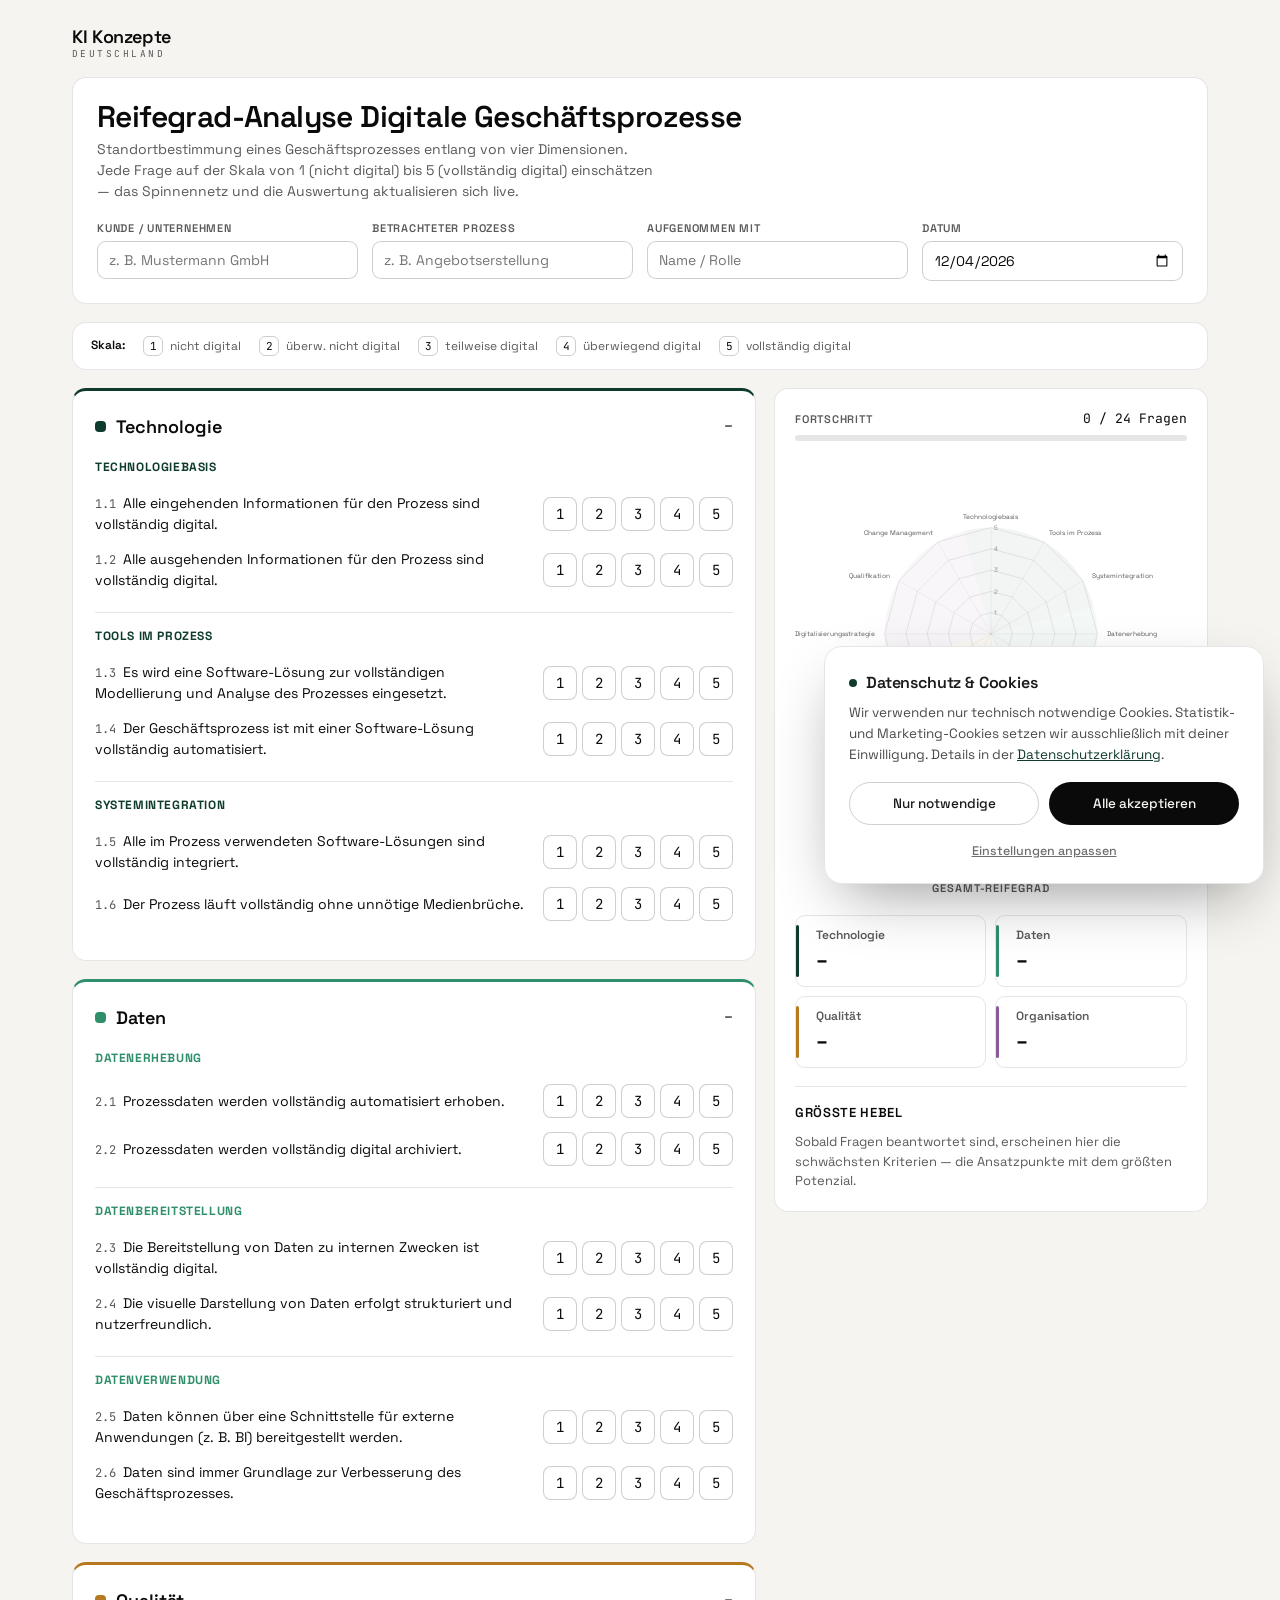
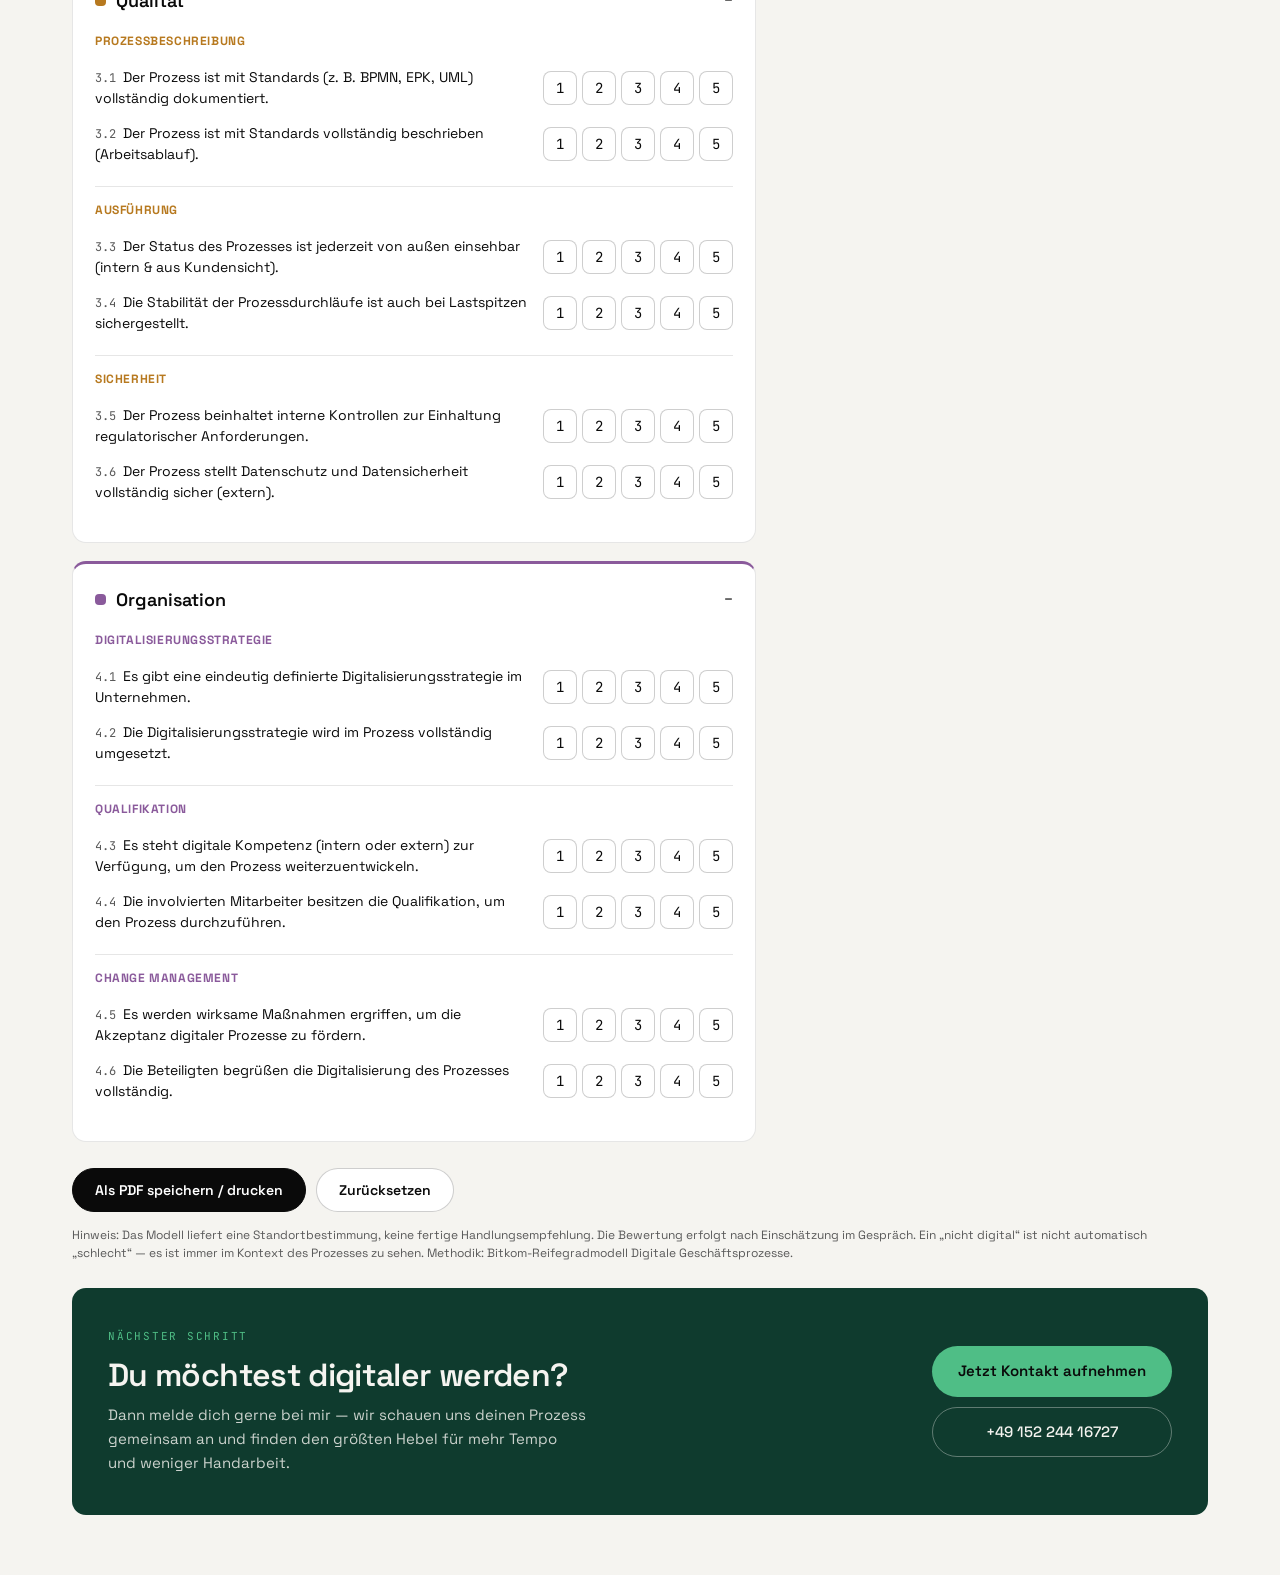
<file: VTAC-Reifegrad-Analyse.html>
<!DOCTYPE html>
<html lang="de">
<head>
<meta charset="utf-8">
<meta name="viewport" content="width=device-width, initial-scale=1">
<title>Reifegrad-Analyse · Digitale Geschäftsprozesse</title>
<meta name="description" content="Kostenlose Reifegrad-Analyse für digitale Geschäftsprozesse: Bewerte Technologie, Daten, Qualität und Organisation und erhalte sofort eine Einschätzung deines KI-Potenzials."/>
<meta name="robots" content="index,follow,max-image-preview:large"/>
<link rel="canonical" href="https://kikonzeptedeutschland.de/VTAC-Reifegrad-Analyse.html"/>
<meta name="author" content="Viktor Torno"/>
<meta name="theme-color" content="#0F3B2E"/>
<meta name="referrer" content="strict-origin-when-cross-origin"/>
<meta property="og:type" content="website"/>
<meta property="og:site_name" content="KI Konzepte Deutschland · Viktor Torno"/>
<meta property="og:locale" content="de_DE"/>
<meta property="og:url" content="https://kikonzeptedeutschland.de/VTAC-Reifegrad-Analyse.html"/>
<meta property="og:title" content="Reifegrad-Analyse · Digitale Geschäftsprozesse"/>
<meta property="og:description" content="Bewerte in wenigen Minuten den digitalen Reifegrad deiner Geschäftsprozesse — und sieh, wo KI den größten Hebel hat."/>
<meta property="og:image" content="https://kikonzeptedeutschland.de/assets/og-image.png"/>
<meta name="twitter:card" content="summary_large_image"/>
<meta name="twitter:image" content="https://kikonzeptedeutschland.de/assets/og-image.png"/>
<link rel="stylesheet" href="fonts/fonts.css"/>
<style>
  :root{
    --bg:#F5F4F0; --surface:#FFFFFF; --ink:#0A0A0A; --muted:#595959;
    --line:rgba(10,10,10,.10); --line-strong:rgba(10,10,10,.20);
    --tech:#0F3B2E; --daten:#2F8F6B; --qual:#B7791F; --org:#8A5A9B;
    --radius:14px;
    --font-display:"Space Grotesk", ui-sans-serif, system-ui, -apple-system, "Segoe UI", Roboto, sans-serif;
    --font-body:"Space Grotesk", system-ui, -apple-system, "Segoe UI", Roboto, sans-serif;
    --font-mono:"JetBrains Mono", ui-monospace, "SF Mono", Consolas, monospace;
  }
  *{box-sizing:border-box}
  html,body{margin:0;padding:0}
  body{
    background:var(--bg); color:var(--ink); font-family:var(--font-body);
    line-height:1.5; -webkit-font-smoothing:antialiased; font-size:15px;
  }
  .wrap{max-width:1180px; margin:0 auto; padding:28px 22px 60px}

  /* ---------- Header ---------- */
  .topbar{display:flex; align-items:center; gap:14px; margin-bottom:18px}
  .mark{
    font-family:var(--font-display); font-weight:700; letter-spacing:.08em;
    font-size:15px; color:#fff; background:var(--ink);
    padding:8px 12px; border-radius:9px; line-height:1;
  }
  .mark span{color:#4FBE86}
  .brandline{font-size:13px; color:var(--muted)}
  .brandline b{color:var(--ink); font-weight:600}

  .header{
    background:var(--surface); border:1px solid var(--line); border-radius:var(--radius);
    padding:22px 24px; margin-bottom:18px;
  }
  .header h1{
    font-family:var(--font-display); font-weight:600; font-size:30px; line-height:1.1; letter-spacing:-.02em;
    margin:0 0 6px;
  }
  .header p{margin:0 0 18px; color:var(--muted); font-size:14px; max-width:62ch}
  .meta{display:grid; grid-template-columns:repeat(4,1fr); gap:14px}
  .meta label{display:block; font-size:11px; text-transform:uppercase; letter-spacing:.07em; color:var(--muted); margin-bottom:5px; font-weight:600}
  .meta input{
    width:100%; border:1px solid var(--line-strong); border-radius:9px;
    padding:9px 11px; font-family:inherit; font-size:14px; color:var(--ink); background:#fff;
  }
  .meta input:focus{outline:2px solid #4FBE86; outline-offset:1px; border-color:#4FBE86}

  /* ---------- Layout ---------- */
  .grid{display:grid; grid-template-columns:1fr; gap:18px; align-items:start}
  @media(min-width:980px){
    .grid{grid-template-columns:minmax(0,1.45fr) minmax(330px,.92fr)}
    .panel-col{grid-column:2; grid-row:1; position:sticky; top:16px}
    .questions-col{grid-column:1; grid-row:1}
  }

  /* ---------- Panel ---------- */
  .panel{background:var(--surface); border:1px solid var(--line); border-radius:var(--radius); padding:20px; }
  .panel + .panel{margin-top:18px}
  .progress-row{display:flex; align-items:baseline; justify-content:space-between; margin-bottom:6px}
  .progress-row .lbl{font-size:11px; text-transform:uppercase; letter-spacing:.07em; color:var(--muted); font-weight:600}
  .progress-row .val{font-family:var(--font-mono); font-size:13px; color:var(--ink)}
  .bar{height:6px; background:var(--line); border-radius:99px; overflow:hidden; margin-bottom:18px}
  .bar i{display:block; height:100%; width:0; background:linear-gradient(90deg,#0F3B2E,#4FBE86); transition:width .35s ease}

  .radar-wrap{display:flex; justify-content:center}
  svg.radar{width:100%; height:auto; max-width:420px}
  svg.radar text{font-family:var(--font-body)}
  .radar polygon.data, .radar circle.dot{transition:none}

  .gesamt{text-align:center; margin:8px 0 18px}
  .gesamt .num{font-family:var(--font-mono); font-weight:700; font-size:46px; line-height:1; color:var(--ink); letter-spacing:-.02em}
  .gesamt .num small{font-size:20px; color:var(--line-strong); font-weight:500}
  .gesamt .cap{font-size:11px; text-transform:uppercase; letter-spacing:.09em; color:var(--muted); font-weight:600; margin-top:4px}

  .dimcards{display:grid; grid-template-columns:1fr 1fr; gap:9px}
  .dimcard{border:1px solid var(--line); border-radius:10px; padding:10px 12px; position:relative}
  .dimcard::before{content:""; position:absolute; left:0; top:9px; bottom:9px; width:3px; border-radius:3px; background:var(--c)}
  .dimcard .nm{font-size:12px; color:var(--muted); padding-left:8px; font-weight:600}
  .dimcard .sc{font-family:var(--font-mono); font-size:20px; font-weight:600; padding-left:8px; margin-top:2px}

  .levers{margin-top:18px; border-top:1px solid var(--line); padding-top:16px}
  .levers h3{font-family:var(--font-display); font-size:13px; font-weight:600; margin:0 0 10px; text-transform:uppercase; letter-spacing:.05em}
  .lever{display:flex; align-items:center; gap:10px; padding:7px 0; border-bottom:1px dashed var(--line); font-size:13px}
  .lever:last-child{border-bottom:none}
  .lever .tag{width:9px; height:9px; border-radius:3px; background:var(--c); flex:none}
  .lever .crit{flex:1}
  .lever .crit b{display:block; font-weight:600}
  .lever .crit small{color:var(--muted); font-size:11px}
  .lever .sc{font-family:var(--font-mono); font-weight:600}
  .levers .empty{color:var(--muted); font-size:13px}

  /* ---------- Questions ---------- */
  .legend{
    background:var(--surface); border:1px solid var(--line); border-radius:var(--radius);
    padding:13px 18px; margin-bottom:18px; display:flex; flex-wrap:wrap; gap:6px 18px; font-size:12px; color:var(--muted)
  }
  .legend b{color:var(--ink); font-weight:600}
  .legend .it{display:flex; align-items:center; gap:7px}
  .legend .n{font-family:var(--font-mono); width:20px; height:20px; border:1px solid var(--line-strong); border-radius:6px; display:grid; place-items:center; font-size:11px; color:var(--ink); flex:none}

  .dim{background:var(--surface); border:1px solid var(--line); border-radius:var(--radius); padding:6px 22px 18px; margin-bottom:18px; border-top:3px solid var(--c)}
  .dim h2{font-family:var(--font-display); font-size:18px; font-weight:600; display:flex; align-items:center; gap:10px; margin:16px 0 4px}
  .dim h2 .dot{width:11px; height:11px; border-radius:4px; background:var(--c)}
  .dim h2 .dscore{margin-left:auto; font-family:var(--font-mono); font-size:15px; color:var(--muted); font-weight:600}
  .crit{padding:14px 0; border-bottom:1px solid var(--line); break-inside:avoid}
  .crit:last-child{border-bottom:none}
  .crit .cname{font-size:12px; text-transform:uppercase; letter-spacing:.05em; color:var(--c); font-weight:700; margin-bottom:10px}
  .q{display:grid; grid-template-columns:1fr auto; gap:12px; align-items:center; padding:7px 0}
  .q .txt{font-size:14px}
  .q .txt .qn{font-family:var(--font-mono); color:var(--muted); font-size:12px; margin-right:7px}
  .scale{display:flex; gap:5px; flex:none}
  .scale button{
    width:34px; height:34px; border:1px solid var(--line-strong); background:#fff; border-radius:8px;
    font-family:var(--font-mono); font-size:14px; color:var(--ink); cursor:pointer; transition:transform .08s, background .12s, border-color .12s;
  }
  .scale button:hover{border-color:var(--c)}
  .scale button:focus-visible{outline:2px solid #4FBE86; outline-offset:1px}
  .scale button.on{background:var(--c); border-color:var(--c); color:#fff; font-weight:600}
  .scale button:active{transform:scale(.92)}

  /* ---------- Footer / actions ---------- */
  .actions{display:flex; flex-wrap:wrap; gap:10px; margin-top:8px}
  .btn{
    font-family:inherit; font-size:14px; font-weight:600; border-radius:100px; padding:12px 22px;
    cursor:pointer; border:1px solid var(--line-strong); background:#fff; color:var(--ink); transition:background .12s, border-color .12s;
  }
  .btn:hover{border-color:var(--ink)}
  .btn.primary{background:var(--ink); color:#fff; border-color:var(--ink)}
  .btn.primary:hover{background:#0F3B2E}
  .btn:focus-visible{outline:2px solid #4FBE86; outline-offset:2px}
  .foot-note{margin-top:14px; font-size:12px; color:var(--muted)}

  @media(max-width:560px){
    .meta{grid-template-columns:1fr 1fr}
    .q{grid-template-columns:1fr}
    .scale{justify-content:space-between}
    .dimcards{grid-template-columns:1fr 1fr}
  }

  /* ---------- Print ---------- */
  @media print{
    @page{margin:14mm}
    body{background:#fff; font-size:12px}
    .wrap{max-width:none; padding:0}
    .no-print{display:none !important}
    .grid{display:block}
    .panel-col{position:static}
    .panel,.dim,.header,.legend{border:1px solid #d4dae2; break-inside:avoid; box-shadow:none}
    .panel-col{margin-bottom:14px}
    .scale button{border-color:#c4ccd6}
    .scale button.on{-webkit-print-color-adjust:exact; print-color-adjust:exact}
    .dim,.dimcard,.dimcard::before,.dim,.lever .tag,.legend .n{-webkit-print-color-adjust:exact; print-color-adjust:exact}
    svg.radar{max-width:340px}
  }
</style>
</head>
<body>
<div class="wrap">

  <div class="topbar no-print">
    <a href="index.html" style="display:flex;flex-direction:column;text-decoration:none;line-height:1">
      <span style="font-family:var(--font-display);font-weight:600;font-size:18px;letter-spacing:-.02em;color:#0A0A0A">KI Konzepte</span>
      <span style="font-family:var(--font-mono);font-size:9.5px;letter-spacing:.26em;color:#595959;margin-top:3px">DEUTSCHLAND</span>
    </a>
  </div>

  <header class="header">
    <h1>Reifegrad-Analyse Digitale Geschäftsprozesse</h1>
    <p>Standortbestimmung eines Geschäftsprozesses entlang von vier Dimensionen. Jede Frage auf der Skala von 1 (nicht digital) bis 5 (vollständig digital) einschätzen — das Spinnennetz und die Auswertung aktualisieren sich live.</p>
    <div class="meta">
      <div><label for="m_kunde">Kunde / Unternehmen</label><input id="m_kunde" type="text" placeholder="z. B. Mustermann GmbH"></div>
      <div><label for="m_prozess">Betrachteter Prozess</label><input id="m_prozess" type="text" placeholder="z. B. Angebotserstellung"></div>
      <div><label for="m_bewerter">Aufgenommen mit</label><input id="m_bewerter" type="text" placeholder="Name / Rolle"></div>
      <div><label for="m_datum">Datum</label><input id="m_datum" type="date"></div>
    </div>
  </header>

  <div class="legend no-print">
    <span><b>Skala:</b></span>
    <span class="it"><span class="n">1</span> nicht digital</span>
    <span class="it"><span class="n">2</span> überw. nicht digital</span>
    <span class="it"><span class="n">3</span> teilweise digital</span>
    <span class="it"><span class="n">4</span> überwiegend digital</span>
    <span class="it"><span class="n">5</span> vollständig digital</span>
  </div>

  <div class="grid">
    <aside class="panel-col">
      <div class="panel">
        <div class="progress-row">
          <span class="lbl">Fortschritt</span>
          <span class="val" id="progress">0 / 24 Fragen</span>
        </div>
        <div class="bar"><i id="bar"></i></div>

        <div class="radar-wrap" id="radar"></div>

        <div class="gesamt">
          <div class="num" id="overall">–<small> / 5</small></div>
          <div class="cap">Gesamt-Reifegrad</div>
        </div>

        <div class="dimcards" id="dimcards"></div>

        <div class="levers">
          <h3>Größte Hebel</h3>
          <div id="levers"><div class="empty">Sobald Fragen beantwortet sind, erscheinen hier die schwächsten Kriterien — die Ansatzpunkte mit dem größten Potenzial.</div></div>
        </div>
      </div>
    </aside>

    <main class="questions-col" id="questions"></main>
  </div>

  <div class="actions no-print">
    <button class="btn primary" onclick="window.print()">Als PDF speichern / drucken</button>
    <button class="btn" id="btnReset">Zurücksetzen</button>
  </div>
  <p class="foot-note no-print">Hinweis: Das Modell liefert eine Standortbestimmung, keine fertige Handlungsempfehlung. Die Bewertung erfolgt nach Einschätzung im Gespräch. Ein „nicht digital“ ist nicht automatisch „schlecht“ — es ist immer im Kontext des Prozesses zu sehen. Methodik: Bitkom-Reifegradmodell Digitale Geschäftsprozesse.</p>

  <section class="cta-contact" style="margin-top:26px;background:#0F3B2E;color:#F5F4F0;border-radius:var(--radius);padding:40px 36px;display:flex;flex-wrap:wrap;align-items:center;justify-content:space-between;gap:26px">
    <div style="max-width:48ch">
      <div style="font-family:var(--font-mono);font-size:11px;letter-spacing:.16em;text-transform:uppercase;color:#4FBE86;margin-bottom:12px">Nächster Schritt</div>
      <h2 style="font-family:var(--font-display);font-size:clamp(23px,2.8vw,32px);font-weight:600;letter-spacing:-.02em;line-height:1.15;margin:0 0 10px;color:#F5F4F0">Du möchtest digitaler werden?</h2>
      <p style="margin:0;font-size:15px;line-height:1.6;color:rgba(245,244,240,.82)">Dann melde dich gerne bei mir — wir schauen uns deinen Prozess gemeinsam an und finden den größten Hebel für mehr Tempo und weniger Handarbeit.</p>
    </div>
    <div style="display:flex;flex-direction:column;gap:10px;flex:none">
      <a href="mailto:viktor@vt-ai.de?subject=Reifegrad-Analyse%20%E2%80%93%20Kontakt" style="display:inline-flex;align-items:center;justify-content:center;gap:8px;text-decoration:none;background:#4FBE86;color:#0A0A0A;padding:14px 26px;border-radius:100px;font-family:var(--font-display);font-weight:600;font-size:15px">Jetzt Kontakt aufnehmen</a>
      <a href="tel:+4915224416727" style="display:inline-flex;align-items:center;justify-content:center;gap:8px;text-decoration:none;background:transparent;color:#F5F4F0;border:1px solid rgba(245,244,240,.35);padding:13px 26px;border-radius:100px;font-family:var(--font-display);font-weight:500;font-size:15px">+49 152 244 16727</a>
    </div>
  </section>

</div>

<script>
const DIMENSIONS = [
  { id:'tech', name:'Technologie', color:'#0F3B2E', criteria:[
    { name:'Technologiebasis', q:[
      'Alle eingehenden Informationen für den Prozess sind vollständig digital.',
      'Alle ausgehenden Informationen für den Prozess sind vollständig digital.' ]},
    { name:'Tools im Prozess', q:[
      'Es wird eine Software-Lösung zur vollständigen Modellierung und Analyse des Prozesses eingesetzt.',
      'Der Geschäftsprozess ist mit einer Software-Lösung vollständig automatisiert.' ]},
    { name:'Systemintegration', q:[
      'Alle im Prozess verwendeten Software-Lösungen sind vollständig integriert.',
      'Der Prozess läuft vollständig ohne unnötige Medienbrüche.' ]},
  ]},
  { id:'daten', name:'Daten', color:'#2F8F6B', criteria:[
    { name:'Datenerhebung', q:[
      'Prozessdaten werden vollständig automatisiert erhoben.',
      'Prozessdaten werden vollständig digital archiviert.' ]},
    { name:'Datenbereitstellung', q:[
      'Die Bereitstellung von Daten zu internen Zwecken ist vollständig digital.',
      'Die visuelle Darstellung von Daten erfolgt strukturiert und nutzerfreundlich.' ]},
    { name:'Datenverwendung', q:[
      'Daten können über eine Schnittstelle für externe Anwendungen (z. B. BI) bereitgestellt werden.',
      'Daten sind immer Grundlage zur Verbesserung des Geschäftsprozesses.' ]},
  ]},
  { id:'qual', name:'Qualität', color:'#B7791F', criteria:[
    { name:'Prozessbeschreibung', q:[
      'Der Prozess ist mit Standards (z. B. BPMN, EPK, UML) vollständig dokumentiert.',
      'Der Prozess ist mit Standards vollständig beschrieben (Arbeitsablauf).' ]},
    { name:'Ausführung', q:[
      'Der Status des Prozesses ist jederzeit von außen einsehbar (intern & aus Kundensicht).',
      'Die Stabilität der Prozessdurchläufe ist auch bei Lastspitzen sichergestellt.' ]},
    { name:'Sicherheit', q:[
      'Der Prozess beinhaltet interne Kontrollen zur Einhaltung regulatorischer Anforderungen.',
      'Der Prozess stellt Datenschutz und Datensicherheit vollständig sicher (extern).' ]},
  ]},
  { id:'org', name:'Organisation', color:'#8A5A9B', criteria:[
    { name:'Digitalisierungs­strategie', q:[
      'Es gibt eine eindeutig definierte Digitalisierungsstrategie im Unternehmen.',
      'Die Digitalisierungsstrategie wird im Prozess vollständig umgesetzt.' ]},
    { name:'Qualifikation', q:[
      'Es steht digitale Kompetenz (intern oder extern) zur Verfügung, um den Prozess weiterzuentwickeln.',
      'Die involvierten Mitarbeiter besitzen die Qualifikation, um den Prozess durchzuführen.' ]},
    { name:'Change Management', q:[
      'Es werden wirksame Maßnahmen ergriffen, um die Akzeptanz digitaler Prozesse zu fördern.',
      'Die Beteiligten begrüßen die Digitalisierung des Prozesses vollständig.' ]},
  ]},
];

// flatten criteria for radar axes + question index map
const CRITERIA = [];   // {dimIdx, name, color, qIdx:[a,b]}
let qi = 0;
DIMENSIONS.forEach((d, di) => d.criteria.forEach(c => {
  CRITERIA.push({ dimIdx:di, name:c.name, color:d.color, qIdx:[qi, qi+1] });
  qi += 2;
}));
const N_Q = qi; // 24
const answers = new Array(N_Q).fill(null);

/* ---------- build questions DOM ---------- */
const qRoot = document.getElementById('questions');
let counter = 0;
DIMENSIONS.forEach((d, di) => {
  const dim = document.createElement('section');
  dim.className = 'dim';
  dim.style.setProperty('--c', d.color);
  dim.innerHTML = `<h2><span class="dot"></span>${d.name}<span class="dscore" id="dh_${di}">–</span></h2>`;
  d.criteria.forEach(c => {
    const crit = document.createElement('div');
    crit.className = 'crit';
    crit.style.setProperty('--c', d.color);
    let html = `<div class="cname">${c.name}</div>`;
    c.q.forEach(text => {
      const idx = counter++;
      const num = `${di+1}.${(idx % 6)+1}`;
      let btns = '';
      for(let v=1; v<=5; v++){
        btns += `<button type="button" data-q="${idx}" data-v="${v}" title="${v}" aria-label="${num} – Stufe ${v}">${v}</button>`;
      }
      html += `<div class="q"><div class="txt"><span class="qn">${num}</span>${text}</div><div class="scale" data-scale="${idx}">${btns}</div></div>`;
    });
    crit.innerHTML = html;
    dim.appendChild(crit);
  });
  qRoot.appendChild(dim);
});

qRoot.addEventListener('click', e => {
  const b = e.target.closest('button[data-q]');
  if(!b) return;
  const idx = +b.dataset.q, v = +b.dataset.v;
  answers[idx] = (answers[idx] === v) ? null : v; // toggle off if same
  const row = b.parentElement;
  row.querySelectorAll('button').forEach(x => x.classList.toggle('on', +x.dataset.v === answers[idx]));
  render();
});

/* ---------- scoring ---------- */
function critScore(c){
  const vals = c.qIdx.map(i => answers[i]).filter(v => v != null);
  if(!vals.length) return null;
  return vals.reduce((a,b)=>a+b,0)/vals.length;
}
function compute(){
  const crit = CRITERIA.map(critScore);
  const dims = DIMENSIONS.map((d, di) => {
    const cs = crit.filter((s, i) => s != null && CRITERIA[i].dimIdx === di);
    return cs.length ? cs.reduce((a,b)=>a+b,0)/cs.length : null;
  });
  const valid = dims.filter(s => s != null);
  const overall = valid.length ? valid.reduce((a,b)=>a+b,0)/valid.length : null;
  return { crit, dims, overall };
}
const fmt = n => n == null ? '–' : n.toLocaleString('de-DE',{minimumFractionDigits:1, maximumFractionDigits:1});

/* ---------- radar ---------- */
function buildRadar(crit){
  const W=560, H=520, cx=280, cy=250, R=152, levels=5;
  const n = CRITERIA.length;
  const ang = i => (-90 + i*(360/n)) * Math.PI/180;
  const pt = (i, v) => [cx + (R*v/levels)*Math.cos(ang(i)), cy + (R*v/levels)*Math.sin(ang(i))];

  let s = `<svg class="radar" viewBox="0 0 ${W} ${H}" role="img" aria-label="Spinnennetz-Diagramm der Reifegrad-Bewertung">`;

  // dimension sector wedges (3 axes each = 90°)
  DIMENSIONS.forEach((d, di) => {
    const a0 = ang(di*3) - (360/n)*Math.PI/180/2;
    const a1 = ang(di*3+2) + (360/n)*Math.PI/180/2;
    const x0 = cx + R*Math.cos(a0), y0 = cy + R*Math.sin(a0);
    const x1 = cx + R*Math.cos(a1), y1 = cy + R*Math.sin(a1);
    s += `<path d="M${cx},${cy} L${x0.toFixed(1)},${y0.toFixed(1)} A${R},${R} 0 0 1 ${x1.toFixed(1)},${y1.toFixed(1)} Z" fill="${d.color}" opacity="0.05"/>`;
  });

  // grid rings
  for(let L=1; L<=levels; L++){
    const poly = CRITERIA.map((_,i)=>pt(i,L).map(v=>v.toFixed(1)).join(',')).join(' ');
    s += `<polygon points="${poly}" fill="none" stroke="rgba(10,10,10,.12)" stroke-width="1"/>`;
  }
  // spokes + ring numbers on top axis
  CRITERIA.forEach((_, i) => {
    const [ox, oy] = pt(i, levels);
    s += `<line x1="${cx}" y1="${cy}" x2="${ox.toFixed(1)}" y2="${oy.toFixed(1)}" stroke="rgba(10,10,10,.07)" stroke-width="1"/>`;
  });
  for(let L=1; L<=levels; L++){
    s += `<text x="${cx+4}" y="${(cy - R*L/levels + 3).toFixed(1)}" font-size="9" fill="#8A8A8A" font-family="monospace">${L}</text>`;
  }

  // data polygon (0 for unanswered)
  const dataPts = CRITERIA.map((c,i)=>pt(i, crit[i] == null ? 0 : crit[i]));
  const polyData = dataPts.map(p=>p.map(v=>v.toFixed(1)).join(',')).join(' ');
  s += `<polygon class="data" points="${polyData}" fill="#0F3B2E" fill-opacity="0.12" stroke="#0F3B2E" stroke-width="2" stroke-linejoin="round"/>`;
  dataPts.forEach((p,i)=>{
    if(crit[i] != null) s += `<circle class="dot" cx="${p[0].toFixed(1)}" cy="${p[1].toFixed(1)}" r="3.4" fill="${CRITERIA[i].color}" stroke="#fff" stroke-width="1.2"/>`;
  });

  // axis labels
  CRITERIA.forEach((c, i) => {
    const [lx, ly] = (()=>{ const a=ang(i); return [cx + (R+14)*Math.cos(a), cy + (R+14)*Math.sin(a)]; })();
    const cos = Math.cos(ang(i));
    const anchor = Math.abs(cos) < 0.25 ? 'middle' : (cos > 0 ? 'start' : 'end');
    const label = c.name.replace(/\u00AD/g,''); // strip soft hyphens
    s += `<text x="${lx.toFixed(1)}" y="${ly.toFixed(1)}" font-size="9.5" fill="#595959" text-anchor="${anchor}" dominant-baseline="middle">${label}</text>`;
  });

  s += `</svg>`;
  return s;
}

/* ---------- render ---------- */
function render(){
  const { crit, dims, overall } = compute();

  document.getElementById('radar').innerHTML = buildRadar(crit);
  document.getElementById('overall').innerHTML = `${fmt(overall)}<small> / 5</small>`;

  const answered = answers.filter(a => a != null).length;
  document.getElementById('progress').textContent = `${answered} / ${N_Q} Fragen`;
  document.getElementById('bar').style.width = (answered/N_Q*100) + '%';

  // dimension cards + headers
  let cards = '';
  DIMENSIONS.forEach((d, di) => {
    cards += `<div class="dimcard" style="--c:${d.color}"><div class="nm">${d.name}</div><div class="sc">${fmt(dims[di])}</div></div>`;
    document.getElementById('dh_'+di).textContent = fmt(dims[di]);
  });
  document.getElementById('dimcards').innerHTML = cards;

  // biggest levers = lowest answered criteria
  const scored = CRITERIA.map((c,i)=>({c, s:crit[i]})).filter(o=>o.s != null).sort((a,b)=>a.s-b.s).slice(0,3);
  const lv = document.getElementById('levers');
  if(!scored.length){
    lv.innerHTML = `<div class="empty">Sobald Fragen beantwortet sind, erscheinen hier die schwächsten Kriterien — die Ansatzpunkte mit dem größten Potenzial.</div>`;
  } else {
    lv.innerHTML = scored.map(o=>{
      const dimName = DIMENSIONS[o.c.dimIdx].name;
      return `<div class="lever" style="--c:${o.c.color}"><span class="tag"></span><span class="crit"><b>${o.c.name.replace(/\u00AD/g,'')}</b><small>${dimName}</small></span><span class="sc">${fmt(o.s)}</span></div>`;
    }).join('');
  }
}

/* ---------- reset ---------- */
document.getElementById('btnReset').onclick = () => {
  if(!confirm('Alle Bewertungen zurücksetzen?')) return;
  answers.fill(null);
  document.querySelectorAll('button[data-q].on').forEach(b=>b.classList.remove('on'));
  render();
};

// default date = today
document.getElementById('m_datum').value = new Date().toISOString().slice(0,10);
render();
</script>

<!-- DSGVO-konformes Cookie-Consent (self-injecting) -->
<script src="assets/consent.js" defer></script>
</body>
</html>
</file>
<file: fonts/fonts.css>
/* latin-ext */
@font-face {
  font-family: 'Fraunces';
  font-style: italic;
  font-weight: 400;
  font-display: swap;
  src: url(./6NU58FyLNQOQZAnv9ZwNjucMHVn85Ni7emAe9lKqZTnbB-gzTK0K1ChjdPeQ_5Y.woff2) format('woff2');
  unicode-range: U+0100-02BA, U+02BD-02C5, U+02C7-02CC, U+02CE-02D7, U+02DD-02FF, U+0304, U+0308, U+0329, U+1D00-1DBF, U+1E00-1E9F, U+1EF2-1EFF, U+2020, U+20A0-20AB, U+20AD-20C0, U+2113, U+2C60-2C7F, U+A720-A7FF;
}

/* latin */
@font-face {
  font-family: 'Fraunces';
  font-style: italic;
  font-weight: 400;
  font-display: swap;
  src: url(./6NU58FyLNQOQZAnv9ZwNjucMHVn85Ni7emAe9lKqZTnbB-gzTK0K1ChjeveQ.woff2) format('woff2');
  unicode-range: U+0000-00FF, U+0131, U+0152-0153, U+02BB-02BC, U+02C6, U+02DA, U+02DC, U+0304, U+0308, U+0329, U+2000-206F, U+20AC, U+2122, U+2191, U+2193, U+2212, U+2215, U+FEFF, U+FFFD;
}

/* latin-ext */
@font-face {
  font-family: 'Fraunces';
  font-style: italic;
  font-weight: 500;
  font-display: swap;
  src: url(./6NU58FyLNQOQZAnv9ZwNjucMHVn85Ni7emAe9lKqZTnbB-gzTK0K1ChjdPeQ_5Y.woff2) format('woff2');
  unicode-range: U+0100-02BA, U+02BD-02C5, U+02C7-02CC, U+02CE-02D7, U+02DD-02FF, U+0304, U+0308, U+0329, U+1D00-1DBF, U+1E00-1E9F, U+1EF2-1EFF, U+2020, U+20A0-20AB, U+20AD-20C0, U+2113, U+2C60-2C7F, U+A720-A7FF;
}

/* latin */
@font-face {
  font-family: 'Fraunces';
  font-style: italic;
  font-weight: 500;
  font-display: swap;
  src: url(./6NU58FyLNQOQZAnv9ZwNjucMHVn85Ni7emAe9lKqZTnbB-gzTK0K1ChjeveQ.woff2) format('woff2');
  unicode-range: U+0000-00FF, U+0131, U+0152-0153, U+02BB-02BC, U+02C6, U+02DA, U+02DC, U+0304, U+0308, U+0329, U+2000-206F, U+20AC, U+2122, U+2191, U+2193, U+2212, U+2215, U+FEFF, U+FFFD;
}

/* latin-ext */
@font-face {
  font-family: 'Fraunces';
  font-style: normal;
  font-weight: 400;
  font-display: swap;
  src: url(./6NU78FyLNQOQZAnv9bYEvDiIdE9Ea92uemAk_WBq8U_9v0c2Wa0KxCFTeO-U.woff2) format('woff2');
  unicode-range: U+0100-02BA, U+02BD-02C5, U+02C7-02CC, U+02CE-02D7, U+02DD-02FF, U+0304, U+0308, U+0329, U+1D00-1DBF, U+1E00-1E9F, U+1EF2-1EFF, U+2020, U+20A0-20AB, U+20AD-20C0, U+2113, U+2C60-2C7F, U+A720-A7FF;
}

/* latin */
@font-face {
  font-family: 'Fraunces';
  font-style: normal;
  font-weight: 400;
  font-display: swap;
  src: url(./6NU78FyLNQOQZAnv9bYEvDiIdE9Ea92uemAk_WBq8U_9v0c2Wa0KxC9TeA.woff2) format('woff2');
  unicode-range: U+0000-00FF, U+0131, U+0152-0153, U+02BB-02BC, U+02C6, U+02DA, U+02DC, U+0304, U+0308, U+0329, U+2000-206F, U+20AC, U+2122, U+2191, U+2193, U+2212, U+2215, U+FEFF, U+FFFD;
}

/* latin-ext */
@font-face {
  font-family: 'Fraunces';
  font-style: normal;
  font-weight: 500;
  font-display: swap;
  src: url(./6NU78FyLNQOQZAnv9bYEvDiIdE9Ea92uemAk_WBq8U_9v0c2Wa0KxCFTeO-U.woff2) format('woff2');
  unicode-range: U+0100-02BA, U+02BD-02C5, U+02C7-02CC, U+02CE-02D7, U+02DD-02FF, U+0304, U+0308, U+0329, U+1D00-1DBF, U+1E00-1E9F, U+1EF2-1EFF, U+2020, U+20A0-20AB, U+20AD-20C0, U+2113, U+2C60-2C7F, U+A720-A7FF;
}

/* latin */
@font-face {
  font-family: 'Fraunces';
  font-style: normal;
  font-weight: 500;
  font-display: swap;
  src: url(./6NU78FyLNQOQZAnv9bYEvDiIdE9Ea92uemAk_WBq8U_9v0c2Wa0KxC9TeA.woff2) format('woff2');
  unicode-range: U+0000-00FF, U+0131, U+0152-0153, U+02BB-02BC, U+02C6, U+02DA, U+02DC, U+0304, U+0308, U+0329, U+2000-206F, U+20AC, U+2122, U+2191, U+2193, U+2212, U+2215, U+FEFF, U+FFFD;
}

/* latin-ext */
@font-face {
  font-family: 'JetBrains Mono';
  font-style: normal;
  font-weight: 400;
  font-display: swap;
  src: url(./tDbv2o-flEEny0FZhsfKu5WU4zr3E_BX0PnT8RD8yKwBNntkaToggR7BYRbKPx7cwhsk.woff2) format('woff2');
  unicode-range: U+0100-02BA, U+02BD-02C5, U+02C7-02CC, U+02CE-02D7, U+02DD-02FF, U+0304, U+0308, U+0329, U+1D00-1DBF, U+1E00-1E9F, U+1EF2-1EFF, U+2020, U+20A0-20AB, U+20AD-20C0, U+2113, U+2C60-2C7F, U+A720-A7FF;
}

/* latin */
@font-face {
  font-family: 'JetBrains Mono';
  font-style: normal;
  font-weight: 400;
  font-display: swap;
  src: url(./tDbv2o-flEEny0FZhsfKu5WU4zr3E_BX0PnT8RD8yKwBNntkaToggR7BYRbKPxDcwg.woff2) format('woff2');
  unicode-range: U+0000-00FF, U+0131, U+0152-0153, U+02BB-02BC, U+02C6, U+02DA, U+02DC, U+0304, U+0308, U+0329, U+2000-206F, U+20AC, U+2122, U+2191, U+2193, U+2212, U+2215, U+FEFF, U+FFFD;
}

/* latin-ext */
@font-face {
  font-family: 'JetBrains Mono';
  font-style: normal;
  font-weight: 500;
  font-display: swap;
  src: url(./tDbv2o-flEEny0FZhsfKu5WU4zr3E_BX0PnT8RD8yKwBNntkaToggR7BYRbKPx7cwhsk.woff2) format('woff2');
  unicode-range: U+0100-02BA, U+02BD-02C5, U+02C7-02CC, U+02CE-02D7, U+02DD-02FF, U+0304, U+0308, U+0329, U+1D00-1DBF, U+1E00-1E9F, U+1EF2-1EFF, U+2020, U+20A0-20AB, U+20AD-20C0, U+2113, U+2C60-2C7F, U+A720-A7FF;
}

/* latin */
@font-face {
  font-family: 'JetBrains Mono';
  font-style: normal;
  font-weight: 500;
  font-display: swap;
  src: url(./tDbv2o-flEEny0FZhsfKu5WU4zr3E_BX0PnT8RD8yKwBNntkaToggR7BYRbKPxDcwg.woff2) format('woff2');
  unicode-range: U+0000-00FF, U+0131, U+0152-0153, U+02BB-02BC, U+02C6, U+02DA, U+02DC, U+0304, U+0308, U+0329, U+2000-206F, U+20AC, U+2122, U+2191, U+2193, U+2212, U+2215, U+FEFF, U+FFFD;
}

/* latin-ext */
@font-face {
  font-family: 'JetBrains Mono';
  font-style: normal;
  font-weight: 700;
  font-display: swap;
  src: url(./tDbv2o-flEEny0FZhsfKu5WU4zr3E_BX0PnT8RD8yKwBNntkaToggR7BYRbKPx7cwhsk.woff2) format('woff2');
  unicode-range: U+0100-02BA, U+02BD-02C5, U+02C7-02CC, U+02CE-02D7, U+02DD-02FF, U+0304, U+0308, U+0329, U+1D00-1DBF, U+1E00-1E9F, U+1EF2-1EFF, U+2020, U+20A0-20AB, U+20AD-20C0, U+2113, U+2C60-2C7F, U+A720-A7FF;
}

/* latin */
@font-face {
  font-family: 'JetBrains Mono';
  font-style: normal;
  font-weight: 700;
  font-display: swap;
  src: url(./tDbv2o-flEEny0FZhsfKu5WU4zr3E_BX0PnT8RD8yKwBNntkaToggR7BYRbKPxDcwg.woff2) format('woff2');
  unicode-range: U+0000-00FF, U+0131, U+0152-0153, U+02BB-02BC, U+02C6, U+02DA, U+02DC, U+0304, U+0308, U+0329, U+2000-206F, U+20AC, U+2122, U+2191, U+2193, U+2212, U+2215, U+FEFF, U+FFFD;
}

/* latin-ext */
@font-face {
  font-family: 'Space Grotesk';
  font-style: normal;
  font-weight: 300;
  font-display: swap;
  src: url(./V8mDoQDjQSkFtoMM3T6r8E7mPb94C-s0.woff2) format('woff2');
  unicode-range: U+0100-02BA, U+02BD-02C5, U+02C7-02CC, U+02CE-02D7, U+02DD-02FF, U+0304, U+0308, U+0329, U+1D00-1DBF, U+1E00-1E9F, U+1EF2-1EFF, U+2020, U+20A0-20AB, U+20AD-20C0, U+2113, U+2C60-2C7F, U+A720-A7FF;
}

/* latin */
@font-face {
  font-family: 'Space Grotesk';
  font-style: normal;
  font-weight: 300;
  font-display: swap;
  src: url(./V8mDoQDjQSkFtoMM3T6r8E7mPbF4Cw.woff2) format('woff2');
  unicode-range: U+0000-00FF, U+0131, U+0152-0153, U+02BB-02BC, U+02C6, U+02DA, U+02DC, U+0304, U+0308, U+0329, U+2000-206F, U+20AC, U+2122, U+2191, U+2193, U+2212, U+2215, U+FEFF, U+FFFD;
}

/* latin-ext */
@font-face {
  font-family: 'Space Grotesk';
  font-style: normal;
  font-weight: 400;
  font-display: swap;
  src: url(./V8mDoQDjQSkFtoMM3T6r8E7mPb94C-s0.woff2) format('woff2');
  unicode-range: U+0100-02BA, U+02BD-02C5, U+02C7-02CC, U+02CE-02D7, U+02DD-02FF, U+0304, U+0308, U+0329, U+1D00-1DBF, U+1E00-1E9F, U+1EF2-1EFF, U+2020, U+20A0-20AB, U+20AD-20C0, U+2113, U+2C60-2C7F, U+A720-A7FF;
}

/* latin */
@font-face {
  font-family: 'Space Grotesk';
  font-style: normal;
  font-weight: 400;
  font-display: swap;
  src: url(./V8mDoQDjQSkFtoMM3T6r8E7mPbF4Cw.woff2) format('woff2');
  unicode-range: U+0000-00FF, U+0131, U+0152-0153, U+02BB-02BC, U+02C6, U+02DA, U+02DC, U+0304, U+0308, U+0329, U+2000-206F, U+20AC, U+2122, U+2191, U+2193, U+2212, U+2215, U+FEFF, U+FFFD;
}

/* latin-ext */
@font-face {
  font-family: 'Space Grotesk';
  font-style: normal;
  font-weight: 500;
  font-display: swap;
  src: url(./V8mDoQDjQSkFtoMM3T6r8E7mPb94C-s0.woff2) format('woff2');
  unicode-range: U+0100-02BA, U+02BD-02C5, U+02C7-02CC, U+02CE-02D7, U+02DD-02FF, U+0304, U+0308, U+0329, U+1D00-1DBF, U+1E00-1E9F, U+1EF2-1EFF, U+2020, U+20A0-20AB, U+20AD-20C0, U+2113, U+2C60-2C7F, U+A720-A7FF;
}

/* latin */
@font-face {
  font-family: 'Space Grotesk';
  font-style: normal;
  font-weight: 500;
  font-display: swap;
  src: url(./V8mDoQDjQSkFtoMM3T6r8E7mPbF4Cw.woff2) format('woff2');
  unicode-range: U+0000-00FF, U+0131, U+0152-0153, U+02BB-02BC, U+02C6, U+02DA, U+02DC, U+0304, U+0308, U+0329, U+2000-206F, U+20AC, U+2122, U+2191, U+2193, U+2212, U+2215, U+FEFF, U+FFFD;
}

/* latin-ext */
@font-face {
  font-family: 'Space Grotesk';
  font-style: normal;
  font-weight: 600;
  font-display: swap;
  src: url(./V8mDoQDjQSkFtoMM3T6r8E7mPb94C-s0.woff2) format('woff2');
  unicode-range: U+0100-02BA, U+02BD-02C5, U+02C7-02CC, U+02CE-02D7, U+02DD-02FF, U+0304, U+0308, U+0329, U+1D00-1DBF, U+1E00-1E9F, U+1EF2-1EFF, U+2020, U+20A0-20AB, U+20AD-20C0, U+2113, U+2C60-2C7F, U+A720-A7FF;
}

/* latin */
@font-face {
  font-family: 'Space Grotesk';
  font-style: normal;
  font-weight: 600;
  font-display: swap;
  src: url(./V8mDoQDjQSkFtoMM3T6r8E7mPbF4Cw.woff2) format('woff2');
  unicode-range: U+0000-00FF, U+0131, U+0152-0153, U+02BB-02BC, U+02C6, U+02DA, U+02DC, U+0304, U+0308, U+0329, U+2000-206F, U+20AC, U+2122, U+2191, U+2193, U+2212, U+2215, U+FEFF, U+FFFD;
}

/* latin-ext */
@font-face {
  font-family: 'Space Grotesk';
  font-style: normal;
  font-weight: 700;
  font-display: swap;
  src: url(./V8mDoQDjQSkFtoMM3T6r8E7mPb94C-s0.woff2) format('woff2');
  unicode-range: U+0100-02BA, U+02BD-02C5, U+02C7-02CC, U+02CE-02D7, U+02DD-02FF, U+0304, U+0308, U+0329, U+1D00-1DBF, U+1E00-1E9F, U+1EF2-1EFF, U+2020, U+20A0-20AB, U+20AD-20C0, U+2113, U+2C60-2C7F, U+A720-A7FF;
}

/* latin */
@font-face {
  font-family: 'Space Grotesk';
  font-style: normal;
  font-weight: 700;
  font-display: swap;
  src: url(./V8mDoQDjQSkFtoMM3T6r8E7mPbF4Cw.woff2) format('woff2');
  unicode-range: U+0000-00FF, U+0131, U+0152-0153, U+02BB-02BC, U+02C6, U+02DA, U+02DC, U+0304, U+0308, U+0329, U+2000-206F, U+20AC, U+2122, U+2191, U+2193, U+2212, U+2215, U+FEFF, U+FFFD;
}
</file>
